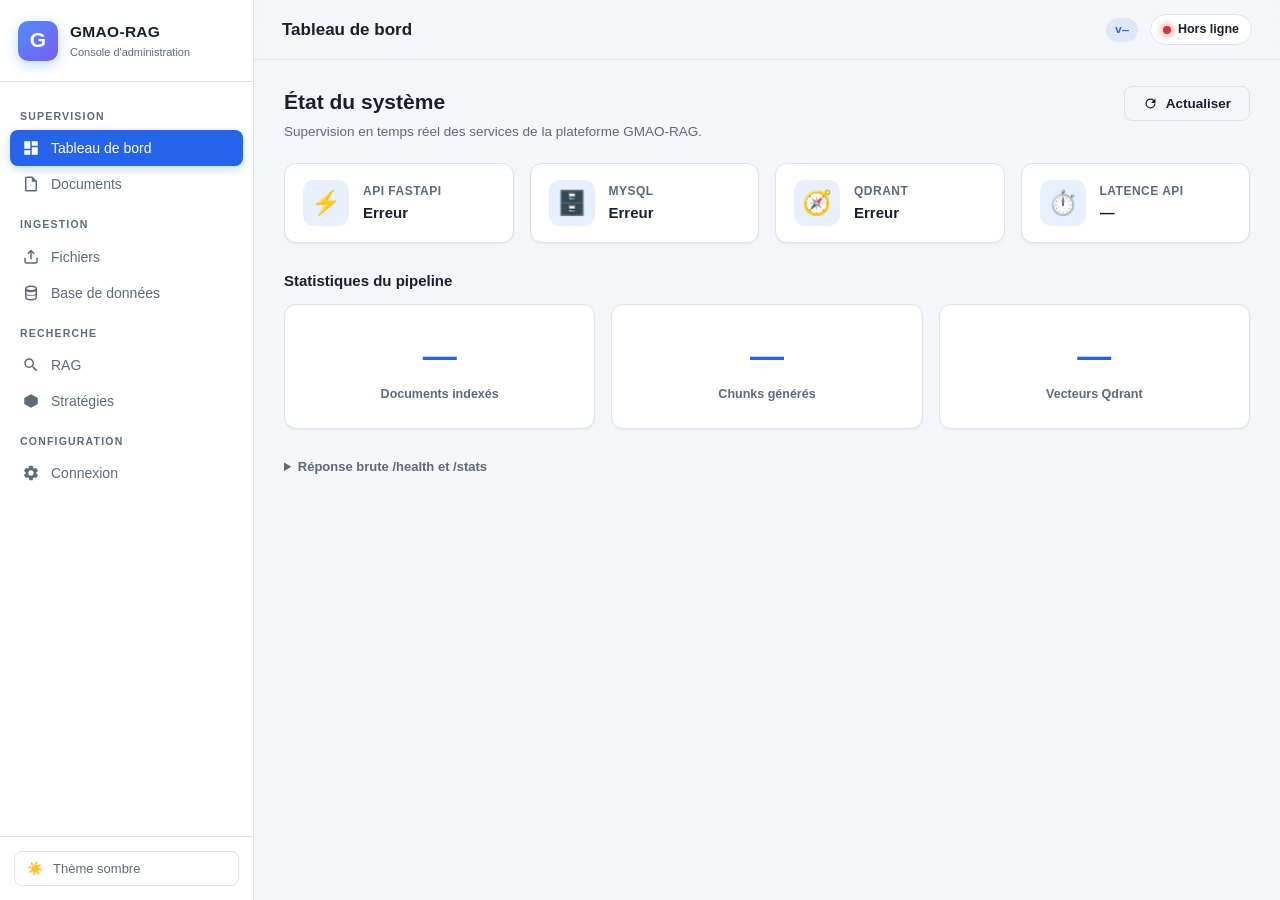
<file: GMAO-RAG/interface_web/index.html>
<!DOCTYPE html>
<html lang="fr" data-theme="dark">
<head>
  <meta charset="UTF-8">
  <meta name="viewport" content="width=device-width, initial-scale=1.0">
  <title>GMAO-RAG · Console d'administration</title>
  <link rel="icon" href="data:image/svg+xml,%3Csvg xmlns='http://www.w3.org/2000/svg' viewBox='0 0 32 32'%3E%3Crect width='32' height='32' rx='7' fill='%234f8ef7'/%3E%3Ctext x='16' y='22' font-size='16' font-family='Arial' font-weight='bold' fill='white' text-anchor='middle'%3EG%3C/text%3E%3C/svg%3E">
  <link rel="stylesheet" href="styles.css">
</head>
<body>

  <aside class="sidebar" id="sidebar">
    <div class="brand">
      <div class="brand-logo">G</div>
      <div class="brand-text">
        <span class="brand-name">GMAO-RAG</span>
        <span class="brand-sub">Console d'administration</span>
      </div>
    </div>

    <nav class="nav">
      <p class="nav-label">Supervision</p>
      <button class="nav-item active" data-section="dashboard">
        <svg viewBox="0 0 24 24"><path d="M3 13h8V3H3v10zm0 8h8v-6H3v6zm10 0h8V11h-8v10zm0-18v6h8V3h-8z"/></svg>
        Tableau de bord
      </button>
      <button class="nav-item" data-section="documents">
        <svg viewBox="0 0 24 24"><path d="M14 2H6a2 2 0 0 0-2 2v16a2 2 0 0 0 2 2h12a2 2 0 0 0 2-2V8l-6-6zm4 18H6V4h7v5h5v11z"/></svg>
        Documents
      </button>

      <p class="nav-label">Ingestion</p>
      <button class="nav-item" data-section="ingest-files">
        <svg viewBox="0 0 24 24"><path d="M19 13v5a1 1 0 0 1-1 1H6a1 1 0 0 1-1-1v-5H3v5a3 3 0 0 0 3 3h12a3 3 0 0 0 3-3v-5h-2zM11 5.83 8.41 8.41 7 7l5-5 5 5-1.41 1.41L13 5.83V15h-2V5.83z"/></svg>
        Fichiers
      </button>
      <button class="nav-item" data-section="ingest-db">
        <svg viewBox="0 0 24 24"><path d="M12 2C7.58 2 4 3.79 4 6v12c0 2.21 3.58 4 8 4s8-1.79 8-4V6c0-2.21-3.58-4-8-4zm0 2c3.87 0 6 1.5 6 2s-2.13 2-6 2-6-1.5-6-2 2.13-2 6-2zm6 14c0 .5-2.13 2-6 2s-6-1.5-6-2v-3.09C7.61 15.57 9.72 16 12 16s4.39-.43 6-1.09V18zm0-5c0 .5-2.13 2-6 2s-6-1.5-6-2V9.91C7.61 10.57 9.72 11 12 11s4.39-.43 6-1.09V13z"/></svg>
        Base de données
      </button>

      <p class="nav-label">Recherche</p>
      <button class="nav-item" data-section="rag">
        <svg viewBox="0 0 24 24"><path d="M15.5 14h-.79l-.28-.27A6.47 6.47 0 0 0 16 9.5 6.5 6.5 0 1 0 9.5 16c1.61 0 3.09-.59 4.23-1.57l.27.28v.79l5 4.99L20.49 19l-4.99-5zm-6 0C7 14 5 12 5 9.5S7 5 9.5 5 14 7 14 9.5 12 14 9.5 14z"/></svg>
        RAG
      </button>
      <button class="nav-item" data-section="strategies">
        <svg viewBox="0 0 24 24"><path d="M21 8l-9-5-9 5v8l9 5 9-5V8z"/><path d="M12 22v-9l9-5M12 13 3 8" fill="none" stroke-width="1"/></svg>
        Stratégies
      </button>

      <p class="nav-label">Configuration</p>
      <button class="nav-item" data-section="settings">
        <svg viewBox="0 0 24 24"><path d="M19.14 12.94c.04-.3.06-.61.06-.94 0-.32-.02-.64-.07-.94l2.03-1.58a.49.49 0 0 0 .12-.61l-1.92-3.32a.488.488 0 0 0-.59-.22l-2.39.96c-.5-.38-1.03-.7-1.62-.94l-.36-2.54a.484.484 0 0 0-.48-.41h-3.84c-.24 0-.43.17-.47.41l-.36 2.54c-.59.24-1.13.57-1.62.94l-2.39-.96c-.22-.08-.47 0-.59.22L2.74 8.87c-.12.21-.08.47.12.61l2.03 1.58c-.05.3-.09.63-.09.94s.02.64.07.94l-2.03 1.58a.49.49 0 0 0-.12.61l1.92 3.32c.12.22.37.29.59.22l2.39-.96c.5.38 1.03.7 1.62.94l.36 2.54c.05.24.24.41.48.41h3.84c.24 0 .44-.17.47-.41l.36-2.54c.59-.24 1.13-.56 1.62-.94l2.39.96c.22.08.47 0 .59-.22l1.92-3.32c.12-.22.07-.47-.12-.61l-2.01-1.58zM12 15.6A3.61 3.61 0 0 1 8.4 12c0-1.98 1.62-3.6 3.6-3.6s3.6 1.62 3.6 3.6-1.62 3.6-3.6 3.6z"/></svg>
        Connexion
      </button>
    </nav>

    <div class="sidebar-footer">
      <button class="theme-toggle" id="themeToggle" title="Basculer le thème">
        <span class="theme-icon-dark">🌙</span>
        <span class="theme-icon-light">☀️</span>
        <span id="themeLabel">Thème clair</span>
      </button>
    </div>
  </aside>

  <div class="main">

    <header class="topbar">
      <button class="burger" id="burgerBtn" aria-label="Menu">
        <span></span><span></span><span></span>
      </button>
      <h1 id="pageTitle">Tableau de bord</h1>
      <div class="topbar-right">
        <span class="version-badge" id="apiVersionBadge">v—</span>
        <div class="health-pill" id="healthPill">
          <span class="dot"></span><span id="healthPillText">Vérification…</span>
        </div>
      </div>
    </header>

    <main class="content">

      <!-- ═══════════ TABLEAU DE BORD ═══════════ -->
      <section class="section active" id="section-dashboard">
        <div class="section-head">
          <div>
            <h2>État du système</h2>
            <p class="section-desc">Supervision en temps réel des services de la plateforme GMAO-RAG.</p>
          </div>
          <button class="btn btn-outline" id="dashRefresh">
            <svg viewBox="0 0 24 24"><path d="M17.65 6.35A7.95 7.95 0 0 0 12 4a8 8 0 1 0 8 8h-2a6 6 0 1 1-6-6c1.66 0 3.14.69 4.22 1.78L13 11h7V4l-2.35 2.35z"/></svg>
            Actualiser
          </button>
        </div>

        <div class="grid grid-4">
          <div class="card status-card" id="cardApi">
            <div class="status-icon">⚡</div>
            <div class="status-body">
              <span class="status-name">API FastAPI</span>
              <span class="status-value" data-value>—</span>
            </div>
          </div>
          <div class="card status-card" id="cardMysql">
            <div class="status-icon">🗄️</div>
            <div class="status-body">
              <span class="status-name">MySQL</span>
              <span class="status-value" data-value>—</span>
            </div>
          </div>
          <div class="card status-card" id="cardQdrant">
            <div class="status-icon">🧭</div>
            <div class="status-body">
              <span class="status-name">Qdrant</span>
              <span class="status-value" data-value>—</span>
            </div>
          </div>
          <div class="card status-card" id="cardLatency">
            <div class="status-icon">⏱️</div>
            <div class="status-body">
              <span class="status-name">Latence API</span>
              <span class="status-value" data-value>—</span>
            </div>
          </div>
        </div>

        <h3 class="sub-title">Statistiques du pipeline</h3>
        <div class="grid grid-3">
          <div class="card stat-card">
            <span class="stat-number" id="statDocs">—</span>
            <span class="stat-label">Documents indexés</span>
          </div>
          <div class="card stat-card">
            <span class="stat-number" id="statChunks">—</span>
            <span class="stat-label">Chunks générés</span>
          </div>
          <div class="card stat-card">
            <span class="stat-number" id="statPoints">—</span>
            <span class="stat-label">Vecteurs Qdrant</span>
          </div>
        </div>

        <details class="raw-json">
          <summary>Réponse brute /health et /stats</summary>
          <pre id="dashRaw"></pre>
        </details>
      </section>

      <!-- ═══════════ DOCUMENTS ═══════════ -->
      <section class="section" id="section-documents">
        <div class="section-head">
          <div>
            <h2>Documents indexés</h2>
            <p class="section-desc">Consultez, détaillez ou supprimez les documents de la base de connaissances.</p>
          </div>
          <button class="btn btn-outline" id="docsRefresh">
            <svg viewBox="0 0 24 24"><path d="M17.65 6.35A7.95 7.95 0 0 0 12 4a8 8 0 1 0 8 8h-2a6 6 0 1 1-6-6c1.66 0 3.14.69 4.22 1.78L13 11h7V4l-2.35 2.35z"/></svg>
            Actualiser
          </button>
        </div>

        <div class="card table-card">
          <table class="table">
            <thead>
              <tr>
                <th>ID</th><th>Nom</th><th>Type</th><th>Chunks</th><th>Indexé</th><th class="th-actions">Actions</th>
              </tr>
            </thead>
            <tbody id="docsTbody"></tbody>
          </table>
          <div class="empty-state hidden" id="docsEmpty">
            <span class="empty-icon">📄</span>
            <p>Aucun document indexé pour le moment.</p>
            <p class="empty-hint">Utilisez l'onglet « Fichiers » pour ingérer vos premiers documents.</p>
          </div>
        </div>
      </section>

      <!-- ═══════════ INGESTION FICHIERS ═══════════ -->
      <section class="section" id="section-ingest-files">
        <div class="section-head">
          <div>
            <h2>Ingestion de fichiers</h2>
            <p class="section-desc">Chargez des documents dans le pipeline RAG (découpage, embedding, indexation).</p>
          </div>
        </div>

        <div class="card">
          <div class="dropzone" id="dropZone">
            <input type="file" id="fileInput" multiple
                   accept=".pdf,.docx,.txt,.md,.markdown,.csv,.json,.xlsx,.html,.htm">
            <div class="dropzone-inner">
              <span class="dropzone-icon">📥</span>
              <p><strong>Glissez-déposez</strong> vos fichiers ici<br>ou</p>
              <button type="button" class="btn btn-primary" id="btnPickFiles">Parcourir…</button>
              <p class="dropzone-formats">Formats acceptés : PDF · DOCX · TXT · MD · CSV · JSON · XLSX · HTML</p>
            </div>
          </div>

          <ul class="files-list" id="filesList"></ul>

          <div class="form-actions">
            <button class="btn btn-primary btn-lg" id="btnUpload" disabled>
              Lancer l'ingestion
            </button>
            <button class="btn btn-ghost" id="btnClearFiles" disabled>Vider la liste</button>
          </div>
        </div>

        <div id="ingestFilesResult"></div>
      </section>

      <!-- ═══════════ INGESTION BDD ═══════════ -->
      <section class="section" id="section-ingest-db">
        <div class="section-head">
          <div>
            <h2>Ingestion depuis MySQL</h2>
            <p class="section-desc">Indexez le contenu d'une table ou le résultat d'une requête SQL.</p>
          </div>
        </div>

        <form class="card form-grid" id="dbForm">
          <div class="field">
            <label for="dbHost">Hôte <span class="req">*</span></label>
            <input type="text" id="dbHost" value="mysql" required>
          </div>
          <div class="field">
            <label for="dbPort">Port</label>
            <input type="number" id="dbPort" value="3306" min="1" max="65535">
          </div>
          <div class="field">
            <label for="dbName">Base de données <span class="req">*</span></label>
            <input type="text" id="dbName" value="gmao_rag" required>
          </div>
          <div class="field">
            <label for="dbUser">Utilisateur <span class="req">*</span></label>
            <input type="text" id="dbUser" value="root" required>
          </div>
          <div class="field">
            <label for="dbPass">Mot de passe <span class="req">*</span></label>
            <input type="password" id="dbPass" required>
          </div>
          <div class="field">
            <label for="dbTable">Table <span class="req">*</span></label>
            <input type="text" id="dbTable" placeholder="ex : equipements" required>
          </div>
          <div class="field field-full">
            <label for="dbQuery">Requête SQL personnalisée <span class="opt">(optionnel — remplace la table)</span></label>
            <textarea id="dbQuery" rows="3" placeholder="SELECT * FROM equipements WHERE actif = 1"></textarea>
          </div>
          <div class="field">
            <label for="dbEquip">ID équipement <span class="opt">(optionnel)</span></label>
            <input type="number" id="dbEquip" placeholder="ex : 42">
          </div>
          <div class="field-pair">
            <div class="field">
              <label for="dbChunkSize">Taille des chunks</label>
              <input type="number" id="dbChunkSize" value="500" min="100" max="4000">
            </div>
            <div class="field">
              <label for="dbChunkOverlap">Chevauchement</label>
              <input type="number" id="dbChunkOverlap" value="50" min="0" max="1000">
            </div>
          </div>
          <div class="form-actions field-full">
            <button type="submit" class="btn btn-primary btn-lg" id="btnDbIngest">Indexer les données</button>
          </div>
        </form>

        <div id="dbResult"></div>
      </section>

      <!-- ═══════════ RECHERCHE RAG ═══════════ -->
      <section class="section" id="section-rag">
        <div class="section-head">
          <div>
            <h2>Recherche intelligente</h2>
            <p class="section-desc">Interrogez la base de connaissances avec récupération, reranking et génération.</p>
          </div>
        </div>

        <div class="seg-tabs" role="tablist">
          <button class="seg-tab active" data-ragtab="search">🔍 Recherche complète</button>
          <button class="seg-tab" data-ragtab="retrieve">📑 Chunks bruts</button>
          <button class="seg-tab" data-ragtab="rerank">📊 Re-ranking</button>
        </div>

        <div class="rag-panel active" id="rag-search">
          <form class="card form-col" id="searchForm">
            <div class="field">
              <label for="sQuery">Votre question <span class="req">*</span></label>
              <textarea id="sQuery" rows="3" placeholder="ex : Quelle est la procédure de vidange de la pompe P-101 ?" required></textarea>
            </div>
            <div class="form-row">
              <div class="field field-sm">
                <label for="sTopK">Top K</label>
                <input type="number" id="sTopK" value="5" min="1" max="50">
              </div>
              <label class="check">
                <input type="checkbox" id="sRerank" checked>
                <span>Re-ranking</span>
              </label>
              <label class="check">
                <input type="checkbox" id="sGenerate" checked>
                <span>Génération LLM</span>
              </label>
            </div>
            <div class="form-actions">
              <button type="submit" class="btn btn-primary btn-lg" id="btnSearch">Rechercher</button>
            </div>
          </form>
          <div id="searchResult"></div>
        </div>

        <div class="rag-panel" id="rag-retrieve">
          <form class="card form-col" id="retrieveForm">
            <div class="field">
              <label for="rQuery">Requête <span class="req">*</span></label>
              <textarea id="rQuery" rows="2" placeholder="Texte à rechercher dans les chunks…" required></textarea>
            </div>
            <div class="form-row">
              <div class="field field-sm">
                <label for="rTopK">Top K</label>
                <input type="number" id="rTopK" value="10" min="1" max="100">
              </div>
            </div>
            <div class="form-actions">
              <button type="submit" class="btn btn-primary btn-lg" id="btnRetrieve">Récupérer</button>
            </div>
          </form>
          <div id="retrieveResult"></div>
        </div>

        <div class="rag-panel" id="rag-rerank">
          <form class="card form-col" id="rerankForm">
            <div class="field">
              <label for="rrQuery">Requête <span class="req">*</span></label>
              <input type="text" id="rrQuery" placeholder="Question de référence" required>
            </div>
            <div class="field">
              <label for="rrCandidates">Candidats (JSON) <span class="req">*</span></label>
              <textarea id="rrCandidates" rows="7" required
                placeholder='[{"chunk_id": "c1", "content": "Texte du chunk…", "score": 0.42}]'></textarea>
            </div>
            <div class="form-row">
              <div class="field field-sm">
                <label for="rrTopK">Top K</label>
                <input type="number" id="rrTopK" min="1" placeholder="tous">
              </div>
            </div>
            <div class="form-actions">
              <button type="submit" class="btn btn-primary btn-lg" id="btnRerank">Re-classer</button>
            </div>
          </form>
          <div id="rerankResult"></div>
        </div>
      </section>

      <!-- ═══════════ STRATÉGIES ═══════════ -->
      <section class="section" id="section-strategies">
        <div class="section-head">
          <div>
            <h2>Stratégies disponibles</h2>
            <p class="section-desc">Composants enregistrés pour chaque couche du pipeline RAG.</p>
          </div>
          <button class="btn btn-outline" id="stratRefresh">
            <svg viewBox="0 0 24 24"><path d="M17.65 6.35A7.95 7.95 0 0 0 12 4a8 8 0 1 0 8 8h-2a6 6 0 1 1-6-6c1.66 0 3.14.69 4.22 1.78L13 11h7V4l-2.35 2.35z"/></svg>
            Actualiser
          </button>
        </div>

        <div class="grid grid-2">
          <div class="card strat-card">
            <h3>🔎 Récupération <span class="tag">retrieval</span></h3>
            <div class="chips" id="stratRetrieval"></div>
          </div>
          <div class="card strat-card">
            <h3>♻️ Re-ranking <span class="tag">reranker</span></h3>
            <div class="chips" id="stratReranker"></div>
          </div>
          <div class="card strat-card">
            <h3>🤖 LLM <span class="tag">génération</span></h3>
            <div class="chips" id="stratLlm"></div>
          </div>
          <div class="card strat-card">
            <h3>🧮 Embedding <span class="tag">vectorisation</span></h3>
            <div class="chips" id="stratEmbedding"></div>
          </div>
        </div>
      </section>

      <!-- ═══════════ CONNEXION ═══════════ -->
      <section class="section" id="section-settings">
        <div class="section-head">
          <div>
            <h2>Connexion à l'API</h2>
            <p class="section-desc">Configurez l'URL de l'API et votre clé d'authentification Bearer.</p>
          </div>
        </div>

        <form class="card form-col settings-card" id="cfgForm">
          <div class="field">
            <label for="cfgUrl">URL de l'API</label>
            <input type="url" id="cfgUrl" value="http://localhost:8000" placeholder="http://localhost:8000">
          </div>
          <div class="field">
            <label for="cfgToken">Clé API (RAG_API_KEY)</label>
            <div class="token-row">
              <input type="password" id="cfgToken" placeholder="VOTRE_TOKEN_SECU" autocomplete="off">
              <button type="button" class="btn btn-ghost" id="tokenToggle" title="Afficher / masquer">👁</button>
            </div>
            <p class="hint">Stockée uniquement dans le localStorage de votre navigateur.</p>
          </div>
          <div class="form-actions">
            <button type="button" class="btn btn-outline" id="btnTestConnexion">Tester la connexion</button>
            <button type="submit" class="btn btn-primary">Enregistrer</button>
          </div>
          <div id="cfgStatus"></div>
        </form>
      </section>

    </main>
  </div>

  <!-- Modal détail document -->
  <div class="modal-overlay hidden" id="docModal">
    <div class="modal">
      <div class="modal-head">
        <h3 id="docModalTitle">Détail du document</h3>
        <button class="modal-close" data-close="docModal">✕</button>
      </div>
      <div class="modal-body">
        <div id="docMeta" class="doc-meta"></div>
        <h4 class="sub-title">Chunks</h4>
        <div id="docChunks"></div>
      </div>
    </div>
  </div>

  <!-- Modal confirmation suppression -->
  <div class="modal-overlay hidden" id="confirmModal">
    <div class="modal modal-sm">
      <div class="modal-head">
        <h3>Confirmer la suppression</h3>
        <button class="modal-close" data-close="confirmModal">✕</button>
      </div>
      <div class="modal-body">
        <p id="confirmText">Cette action est irréversible.</p>
        <div class="form-actions">
          <button class="btn btn-ghost" data-close="confirmModal">Annuler</button>
          <button class="btn btn-danger" id="confirmYes">Supprimer</button>
        </div>
      </div>
    </div>
  </div>

  <div class="toasts" id="toasts"></div>

  <script src="app.js"></script>
</body>
</html>
</file>
<file: GMAO-RAG/interface_web/styles.css>
:root {
  --sidebar-w: 254px;
  --radius: 12px;
  --radius-sm: 8px;
  --font: -apple-system, BlinkMacSystemFont, "Segoe UI", Roboto, "Helvetica Neue", Arial, sans-serif;
  --mono: "SF Mono", "Cascadia Code", Consolas, "Liberation Mono", monospace;
}

[data-theme="dark"] {
  --bg: #0b0f14;
  --bg-panel: #10151c;
  --card: #151b24;
  --card-hover: #1a2230;
  --border: #232d3b;
  --text: #e6edf3;
  --text-muted: #8b98a9;
  --accent: #4f8ef7;
  --accent-soft: rgba(79, 142, 247, 0.14);
  --accent-text: #7ab2ff;
  --success: #2ea86f;
  --success-soft: rgba(46, 168, 111, 0.15);
  --danger: #e5534b;
  --danger-soft: rgba(229, 83, 75, 0.13);
  --warning: #d29922;
  --warning-soft: rgba(210, 153, 34, 0.14);
  --shadow-sm: 0 1px 2px rgba(0, 0, 0, 0.3);
  --scrollbar: #2c3644;
}

[data-theme="light"] {
  --bg: #f4f6f9;
  --bg-panel: #ffffff;
  --card: #ffffff;
  --card-hover: #f0f4f9;
  --border: #dde3ec;
  --text: #17202b;
  --text-muted: #5c6a7a;
  --accent: #2563eb;
  --accent-soft: rgba(37, 99, 235, 0.10);
  --accent-text: #2563eb;
  --success: #178a58;
  --success-soft: rgba(23, 138, 88, 0.12);
  --danger: #d43a33;
  --danger-soft: rgba(212, 58, 51, 0.10);
  --warning: #b07d10;
  --warning-soft: rgba(176, 125, 16, 0.12);
  --shadow-sm: 0 1px 2px rgba(23, 32, 43, 0.06);
  --scrollbar: #c6cfda;
}

* { margin: 0; padding: 0; box-sizing: border-box; }
html { scroll-behavior: smooth; }

body {
  font-family: var(--font);
  background: var(--bg);
  color: var(--text);
  font-size: 14.5px;
  line-height: 1.55;
  transition: background 0.25s ease, color 0.25s ease;
}

::-webkit-scrollbar { width: 10px; height: 10px; }
::-webkit-scrollbar-track { background: transparent; }
::-webkit-scrollbar-thumb { background: var(--scrollbar); border-radius: 6px; }

.hidden { display: none !important; }

.sidebar {
  position: fixed;
  inset: 0 auto 0 0;
  width: var(--sidebar-w);
  background: var(--bg-panel);
  border-right: 1px solid var(--border);
  display: flex;
  flex-direction: column;
  z-index: 50;
  transition: transform 0.25s ease;
}

.brand {
  display: flex;
  align-items: center;
  gap: 12px;
  padding: 20px 18px;
  border-bottom: 1px solid var(--border);
}

.brand-logo {
  width: 40px;
  height: 40px;
  border-radius: 10px;
  background: linear-gradient(135deg, #4f8ef7, #7b5cf5);
  color: #fff;
  font-size: 21px;
  font-weight: 800;
  display: grid;
  place-items: center;
  box-shadow: 0 4px 14px rgba(79, 142, 247, 0.35);
  flex-shrink: 0;
}

.brand-name { display: block; font-weight: 700; font-size: 15.5px; letter-spacing: 0.3px; }
.brand-sub { display: block; font-size: 11px; color: var(--text-muted); }

.nav { flex: 1; overflow-y: auto; padding: 12px 10px; }

.nav-label {
  font-size: 10.5px;
  text-transform: uppercase;
  letter-spacing: 1.2px;
  color: var(--text-muted);
  padding: 14px 10px 6px;
  font-weight: 700;
}

.nav-item {
  display: flex;
  align-items: center;
  gap: 11px;
  width: 100%;
  padding: 9px 12px;
  border: none;
  background: none;
  color: var(--text-muted);
  font-family: inherit;
  font-size: 14px;
  font-weight: 500;
  border-radius: var(--radius-sm);
  cursor: pointer;
  transition: all 0.15s ease;
  text-align: left;
}
.nav-item svg { width: 18px; height: 18px; fill: currentColor; flex-shrink: 0; }
.nav-item:hover { background: var(--accent-soft); color: var(--text); }
.nav-item.active { background: var(--accent); color: #fff; box-shadow: 0 3px 10px rgba(79, 142, 247, 0.35); }

.sidebar-footer { padding: 14px; border-top: 1px solid var(--border); }

.theme-toggle {
  display: flex;
  align-items: center;
  gap: 10px;
  width: 100%;
  padding: 9px 12px;
  background: var(--card);
  border: 1px solid var(--border);
  border-radius: var(--radius-sm);
  color: var(--text-muted);
  font-family: inherit;
  font-size: 13px;
  cursor: pointer;
  transition: all 0.15s ease;
}
.theme-toggle:hover { border-color: var(--accent); color: var(--text); }
[data-theme="dark"] .theme-icon-dark { display: inline; }
[data-theme="dark"] .theme-icon-light { display: none; }
[data-theme="light"] .theme-icon-dark { display: none; }
[data-theme="light"] .theme-icon-light { display: inline; }

.main { margin-left: var(--sidebar-w); min-height: 100vh; display: flex; flex-direction: column; }

.topbar {
  position: sticky;
  top: 0;
  display: flex;
  align-items: center;
  gap: 16px;
  padding: 14px 28px;
  background: color-mix(in srgb, var(--bg) 82%, transparent);
  backdrop-filter: blur(10px);
  border-bottom: 1px solid var(--border);
  z-index: 40;
}
.topbar h1 { font-size: 17px; font-weight: 700; flex: 1; }
.topbar-right { display: flex; align-items: center; gap: 12px; }

.version-badge {
  font-family: var(--mono);
  font-size: 11.5px;
  padding: 3px 9px;
  border-radius: 20px;
  background: var(--accent-soft);
  color: var(--accent-text);
  font-weight: 600;
}

.health-pill {
  display: flex;
  align-items: center;
  gap: 7px;
  padding: 5px 12px;
  border-radius: 20px;
  font-size: 12.5px;
  font-weight: 600;
  background: var(--card);
  border: 1px solid var(--border);
}
.health-pill .dot { width: 8px; height: 8px; border-radius: 50%; background: var(--text-muted); }
.health-pill.ok .dot { background: var(--success); box-shadow: 0 0 8px var(--success); animation: pulse 2s infinite; }
.health-pill.warn .dot { background: var(--warning); box-shadow: 0 0 8px var(--warning); }
.health-pill.err .dot { background: var(--danger); box-shadow: 0 0 8px var(--danger); }
@keyframes pulse { 50% { opacity: 0.55; } }

.burger { display: none; background: none; border: none; cursor: pointer; padding: 6px; }
.burger span { display: block; width: 20px; height: 2px; background: var(--text); margin: 4px 0; border-radius: 2px; }

.content { padding: 26px 30px 60px; max-width: 1180px; width: 100%; margin: 0 auto; }

.section { display: none; animation: fadeIn 0.25s ease; }
.section.active { display: block; }
@keyframes fadeIn { from { opacity: 0; transform: translateY(6px); } to { opacity: 1; transform: none; } }

.section-head {
  display: flex;
  align-items: flex-start;
  justify-content: space-between;
  gap: 18px;
  margin-bottom: 20px;
}
.section-head h2 { font-size: 21px; font-weight: 700; }
.section-desc { color: var(--text-muted); font-size: 13.5px; margin-top: 3px; max-width: 640px; }

.sub-title { font-size: 15px; font-weight: 700; margin: 26px 0 12px; }

.card {
  background: var(--card);
  border: 1px solid var(--border);
  border-radius: var(--radius);
  padding: 20px;
  box-shadow: var(--shadow-sm);
}

.grid { display: grid; gap: 16px; margin-bottom: 8px; }
.grid-2 { grid-template-columns: repeat(2, 1fr); }
.grid-3 { grid-template-columns: repeat(3, 1fr); }
.grid-4 { grid-template-columns: repeat(4, 1fr); }

.status-card { display: flex; align-items: center; gap: 14px; padding: 16px 18px; }
.status-icon { font-size: 24px; width: 46px; height: 46px; display: grid; place-items: center; background: var(--accent-soft); border-radius: 11px; flex-shrink: 0; }
.status-body { display: flex; flex-direction: column; min-width: 0; }
.status-name { font-size: 12px; color: var(--text-muted); font-weight: 600; text-transform: uppercase; letter-spacing: 0.5px; }
.status-value { font-size: 15px; font-weight: 700; white-space: nowrap; overflow: hidden; text-overflow: ellipsis; }

.stat-card { text-align: center; padding: 24px 16px; }
.stat-number { display: block; font-size: 34px; font-weight: 800; color: var(--accent-text); font-variant-numeric: tabular-nums; }
.stat-label { font-size: 12.5px; color: var(--text-muted); font-weight: 600; }

.strat-card h3 { font-size: 14.5px; margin-bottom: 14px; display: flex; align-items: center; gap: 8px; }

.tag {
  font-size: 10.5px;
  font-weight: 600;
  padding: 2px 8px;
  border-radius: 12px;
  background: var(--accent-soft);
  color: var(--accent-text);
  font-family: var(--mono);
}

.chips { display: flex; flex-wrap: wrap; gap: 8px; }
.chip {
  padding: 6px 13px;
  border-radius: 20px;
  background: var(--card-hover);
  border: 1px solid var(--border);
  font-family: var(--mono);
  font-size: 12.5px;
  font-weight: 500;
}
.chip.on { border-color: var(--success); color: var(--success); background: var(--success-soft); }

.btn {
  display: inline-flex;
  align-items: center;
  justify-content: center;
  gap: 8px;
  padding: 9px 18px;
  border-radius: var(--radius-sm);
  border: 1px solid transparent;
  font-family: inherit;
  font-size: 13.5px;
  font-weight: 600;
  cursor: pointer;
  transition: all 0.15s ease;
  white-space: nowrap;
}
.btn svg { width: 15px; height: 15px; fill: currentColor; }
.btn:disabled { opacity: 0.5; cursor: not-allowed; }
.btn-lg { padding: 12px 26px; font-size: 14.5px; }

.btn-primary { background: var(--accent); color: #fff; box-shadow: 0 3px 10px rgba(79, 142, 247, 0.3); }
.btn-primary:hover:not(:disabled) { filter: brightness(1.1); transform: translateY(-1px); }
.btn-outline { background: transparent; border-color: var(--border); color: var(--text); }
.btn-outline:hover:not(:disabled) { border-color: var(--accent); color: var(--accent-text); background: var(--accent-soft); }
.btn-ghost { background: transparent; color: var(--text-muted); }
.btn-ghost:hover:not(:disabled) { color: var(--text); background: var(--card-hover); }
.btn-danger { background: var(--danger); color: #fff; }
.btn-danger:hover:not(:disabled) { filter: brightness(1.08); }
.btn-sm { padding: 5px 11px; font-size: 12px; border-radius: 7px; }

.spin { animation: rot 0.8s linear infinite; display: inline-block; }
@keyframes rot { to { transform: rotate(360deg); } }

.form-grid { display: grid; grid-template-columns: repeat(3, 1fr); gap: 16px; }
.form-col { display: flex; flex-direction: column; gap: 16px; margin-bottom: 18px; }
.field-pair { display: flex; gap: 12px; }
.field-pair .field { flex: 1; }
.field { display: flex; flex-direction: column; gap: 6px; }
.field-full { grid-column: 1 / -1; }
.field-sm { max-width: 140px; }
.field label { font-size: 12.5px; font-weight: 600; color: var(--text-muted); }
.req { color: var(--danger); }
.opt { font-weight: 400; opacity: 0.75; }

input[type="text"], input[type="url"], input[type="password"], input[type="number"], textarea, select {
  font-family: inherit;
  font-size: 13.5px;
  color: var(--text);
  background: var(--bg);
  border: 1px solid var(--border);
  border-radius: var(--radius-sm);
  padding: 9px 12px;
  outline: none;
  transition: border-color 0.15s ease, box-shadow 0.15s ease;
  width: 100%;
}
textarea { resize: vertical; font-family: var(--mono); font-size: 13px; line-height: 1.5; }
input:focus, textarea:focus { border-color: var(--accent); box-shadow: 0 0 0 3px var(--accent-soft); }
::placeholder { color: var(--text-muted); opacity: 0.65; }

.check { display: flex; align-items: center; gap: 8px; font-size: 13.5px; cursor: pointer; user-select: none; padding-top: 22px; }
.check input { accent-color: var(--accent); width: 16px; height: 16px; cursor: pointer; }

.form-row { display: flex; align-items: center; gap: 22px; flex-wrap: wrap; }
.form-actions { display: flex; gap: 12px; margin-top: 4px; }
.token-row { display: flex; gap: 8px; }
.hint { font-size: 12px; color: var(--text-muted); }
.settings-card { max-width: 560px; }

.dropzone {
  position: relative;
  border: 2px dashed var(--border);
  border-radius: var(--radius);
  padding: 38px 20px;
  text-align: center;
  transition: all 0.2s ease;
  cursor: pointer;
}
.dropzone input { display: none; }
.dropzone.dragover { border-color: var(--accent); background: var(--accent-soft); }
.dropzone-inner p { margin: 8px 0; color: var(--text-muted); }
.dropzone-icon { font-size: 38px; display: block; margin-bottom: 6px; }
.dropzone-formats { font-size: 12px !important; }

.files-list { list-style: none; margin-top: 16px; display: flex; flex-direction: column; gap: 8px; }
.file-item {
  display: flex;
  align-items: center;
  gap: 12px;
  padding: 10px 14px;
  background: var(--bg);
  border: 1px solid var(--border);
  border-radius: var(--radius-sm);
  font-size: 13px;
}
.file-item .fi-name { font-weight: 600; flex: 1; min-width: 0; overflow: hidden; text-overflow: ellipsis; white-space: nowrap; }
.file-item .fi-size { color: var(--text-muted); font-family: var(--mono); font-size: 12px; }
.file-item .fi-status { font-size: 12px; font-weight: 600; }
.file-item .fi-status.ok { color: var(--success); }
.file-item .fi-status.err { color: var(--danger); }
.file-item .fi-status.wait { color: var(--text-muted); }
.file-item .fi-remove { background: none; border: none; color: var(--text-muted); cursor: pointer; font-size: 15px; }
.file-item .fi-remove:hover { color: var(--danger); }

.table-card { padding: 0; overflow: hidden; }
.table { width: 100%; border-collapse: collapse; font-size: 13.5px; }
.table th {
  text-align: left;
  padding: 12px 16px;
  font-size: 11.5px;
  text-transform: uppercase;
  letter-spacing: 0.8px;
  color: var(--text-muted);
  border-bottom: 1px solid var(--border);
  background: var(--bg);
}
.table td { padding: 12px 16px; border-bottom: 1px solid var(--border); vertical-align: middle; }
.table tbody tr { transition: background 0.12s ease; }
.table tbody tr:hover { background: var(--card-hover); }
.table tbody tr:last-child td { border-bottom: none; }
.th-actions { text-align: right; }
.td-actions { text-align: right; white-space: nowrap; }
.mono { font-family: var(--mono); font-size: 12.5px; }
.doc-name { font-weight: 600; cursor: pointer; color: var(--accent-text); background: none; border: none; padding: 0; font-size: inherit; font-family: inherit; }
.doc-name:hover { text-decoration: underline; }

.badge {
  display: inline-block;
  padding: 3px 10px;
  border-radius: 14px;
  font-size: 11.5px;
  font-weight: 700;
}
.badge.ok { background: var(--success-soft); color: var(--success); }
.badge.err { background: var(--danger-soft); color: var(--danger); }
.badge.warn { background: var(--warning-soft); color: var(--warning); }
.badge.neutral { background: var(--card-hover); color: var(--text-muted); }

.empty-state { text-align: center; padding: 46px 20px; color: var(--text-muted); }
.empty-icon { font-size: 40px; display: block; margin-bottom: 10px; }
.empty-hint { font-size: 12.5px; opacity: 0.8; }

.seg-tabs {
  display: inline-flex;
  gap: 4px;
  background: var(--card);
  border: 1px solid var(--border);
  border-radius: 10px;
  padding: 4px;
  margin-bottom: 18px;
}
.seg-tab {
  padding: 8px 16px;
  border: none;
  background: none;
  color: var(--text-muted);
  font-family: inherit;
  font-size: 13px;
  font-weight: 600;
  border-radius: 7px;
  cursor: pointer;
  transition: all 0.15s ease;
}
.seg-tab:hover { color: var(--text); }
.seg-tab.active { background: var(--accent); color: #fff; }

.rag-panel { display: none; animation: fadeIn 0.25s ease; }
.rag-panel.active { display: block; }

.answer-box {
  border-left: 4px solid var(--accent);
  background: var(--accent-soft);
  padding: 18px 20px;
  border-radius: 0 var(--radius) var(--radius) 0;
  margin-bottom: 16px;
}
.answer-box h4 { font-size: 12px; text-transform: uppercase; letter-spacing: 1px; color: var(--accent-text); margin-bottom: 8px; }
.answer-box p { white-space: pre-wrap; font-size: 14.5px; line-height: 1.65; }

.result-meta {
  display: flex;
  flex-wrap: wrap;
  gap: 8px;
  align-items: center;
  margin-bottom: 16px;
  font-size: 12.5px;
  color: var(--text-muted);
}

.chunk-card { margin-bottom: 12px; }
.chunk-head { display: flex; align-items: center; gap: 10px; margin-bottom: 8px; flex-wrap: wrap; }
.rank-badge {
  width: 26px;
  height: 26px;
  border-radius: 8px;
  background: var(--accent);
  color: #fff;
  font-weight: 800;
  font-size: 12.5px;
  display: grid;
  place-items: center;
  flex-shrink: 0;
}
.chunk-src { font-weight: 600; font-size: 13px; }
.chunk-id { font-family: var(--mono); font-size: 11.5px; color: var(--text-muted); }
.score-wrap { display: flex; align-items: center; gap: 8px; margin-left: auto; min-width: 130px; }
.score-bar { flex: 1; height: 6px; border-radius: 4px; background: var(--card-hover); overflow: hidden; }
.score-fill { height: 100%; border-radius: 4px; background: linear-gradient(90deg, #4f8ef7, #2ea86f); transition: width 0.4s ease; }
.score-val { font-family: var(--mono); font-size: 11.5px; font-weight: 700; color: var(--accent-text); min-width: 44px; text-align: right; }
.chunk-content {
  font-size: 13px;
  line-height: 1.6;
  color: var(--text);
  background: var(--bg);
  border: 1px solid var(--border);
  border-radius: var(--radius-sm);
  padding: 12px 14px;
  max-height: 180px;
  overflow-y: auto;
  white-space: pre-wrap;
}

.citations-row { display: flex; flex-wrap: wrap; gap: 8px; margin-bottom: 18px; }

.raw-json { margin-top: 22px; }
.raw-json summary {
  cursor: pointer;
  font-size: 13px;
  font-weight: 600;
  color: var(--text-muted);
  user-select: none;
  padding: 6px 0;
}
.raw-json summary:hover { color: var(--text); }
.raw-json pre {
  margin-top: 10px;
  background: var(--bg-panel);
  border: 1px solid var(--border);
  border-radius: var(--radius-sm);
  padding: 16px;
  font-family: var(--mono);
  font-size: 12.5px;
  line-height: 1.55;
  overflow-x: auto;
  max-height: 420px;
  overflow-y: auto;
}
.j-key { color: #79b8ff; }
.j-str { color: #9ecbff; }
.j-num { color: #f8a95c; }
.j-bool { color: #ff7b72; }
.j-null { color: #ff7b72; }
[data-theme="light"] .j-key { color: #0550ae; }
[data-theme="light"] .j-str { color: #0a3069; }
[data-theme="light"] .j-num { color: #953800; }
[data-theme="light"] .j-bool, [data-theme="light"] .j-null { color: #cf222e; }

.alert {
  display: flex;
  gap: 10px;
  align-items: flex-start;
  padding: 13px 16px;
  border-radius: var(--radius-sm);
  font-size: 13.5px;
  margin-bottom: 14px;
  border: 1px solid transparent;
}
.alert.ok { background: var(--success-soft); color: var(--success); border-color: var(--success); }
.alert.err { background: var(--danger-soft); color: var(--danger); border-color: var(--danger); }
.alert.warn { background: var(--warning-soft); color: var(--warning); border-color: var(--warning); }

.modal-overlay {
  position: fixed;
  inset: 0;
  background: rgba(4, 8, 14, 0.62);
  backdrop-filter: blur(4px);
  display: grid;
  place-items: center;
  z-index: 100;
  padding: 20px;
}
.modal {
  background: var(--card);
  border: 1px solid var(--border);
  border-radius: var(--radius);
  width: 100%;
  max-width: 720px;
  max-height: 86vh;
  display: flex;
  flex-direction: column;
  box-shadow: var(--shadow);
  animation: modalIn 0.2s ease;
}
.modal-sm { max-width: 420px; }
@keyframes modalIn { from { opacity: 0; transform: scale(0.96) translateY(10px); } to { opacity: 1; transform: none; } }
.modal-head {
  display: flex;
  align-items: center;
  justify-content: space-between;
  padding: 16px 22px;
  border-bottom: 1px solid var(--border);
}
.modal-head h3 { font-size: 15.5px; }
.modal-close { background: none; border: none; color: var(--text-muted); font-size: 15px; cursor: pointer; padding: 4px 8px; border-radius: 6px; }
.modal-close:hover { color: var(--text); background: var(--card-hover); }
.modal-body { padding: 20px 22px; overflow-y: auto; }

.doc-meta { display: grid; grid-template-columns: repeat(3, 1fr); gap: 12px; margin-bottom: 18px; }
.meta-box { background: var(--bg); border: 1px solid var(--border); border-radius: var(--radius-sm); padding: 10px 14px; }
.meta-box .mk { display: block; font-size: 11px; text-transform: uppercase; letter-spacing: 0.6px; color: var(--text-muted); font-weight: 700; }
.meta-box .mv { font-size: 14px; font-weight: 600; word-break: break-all; }

.toasts {
  position: fixed;
  bottom: 22px;
  right: 22px;
  display: flex;
  flex-direction: column;
  gap: 10px;
  z-index: 200;
  max-width: 360px;
}
.toast {
  display: flex;
  align-items: center;
  gap: 10px;
  background: var(--card);
  color: var(--text);
  border: 1px solid var(--border);
  border-left: 4px solid var(--accent);
  border-radius: var(--radius-sm);
  padding: 12px 16px;
  font-size: 13.5px;
  box-shadow: var(--shadow-sm), 0 8px 24px rgba(0, 0, 0, 0.25);
  animation: toastIn 0.25s ease;
}
.toast.ok { border-left-color: var(--success); }
.toast.err { border-left-color: var(--danger); }
.toast.leaving { animation: toastOut 0.25s ease forwards; }
@keyframes toastIn { from { opacity: 0; transform: translateX(30px); } to { opacity: 1; transform: none; } }
@keyframes toastOut { to { opacity: 0; transform: translateX(30px); } }

@media (max-width: 1080px) {
  .grid-4 { grid-template-columns: repeat(2, 1fr); }
  .form-grid { grid-template-columns: repeat(2, 1fr); }
  .grid-3 { grid-template-columns: 1fr; }
}

@media (max-width: 860px) {
  .sidebar { transform: translateX(-100%); box-shadow: 0 0 40px rgba(0,0,0,.4); }
  .sidebar.open { transform: none; }
  .main { margin-left: 0; }
  .burger { display: block; }
  .content { padding: 20px 16px 50px; }
  .section-head { flex-direction: column; }
  .grid-2, .grid-4 { grid-template-columns: 1fr; }
  .form-grid { grid-template-columns: 1fr; }
  .doc-meta { grid-template-columns: 1fr 1fr; }
  .check { padding-top: 0; }
}
</file>
